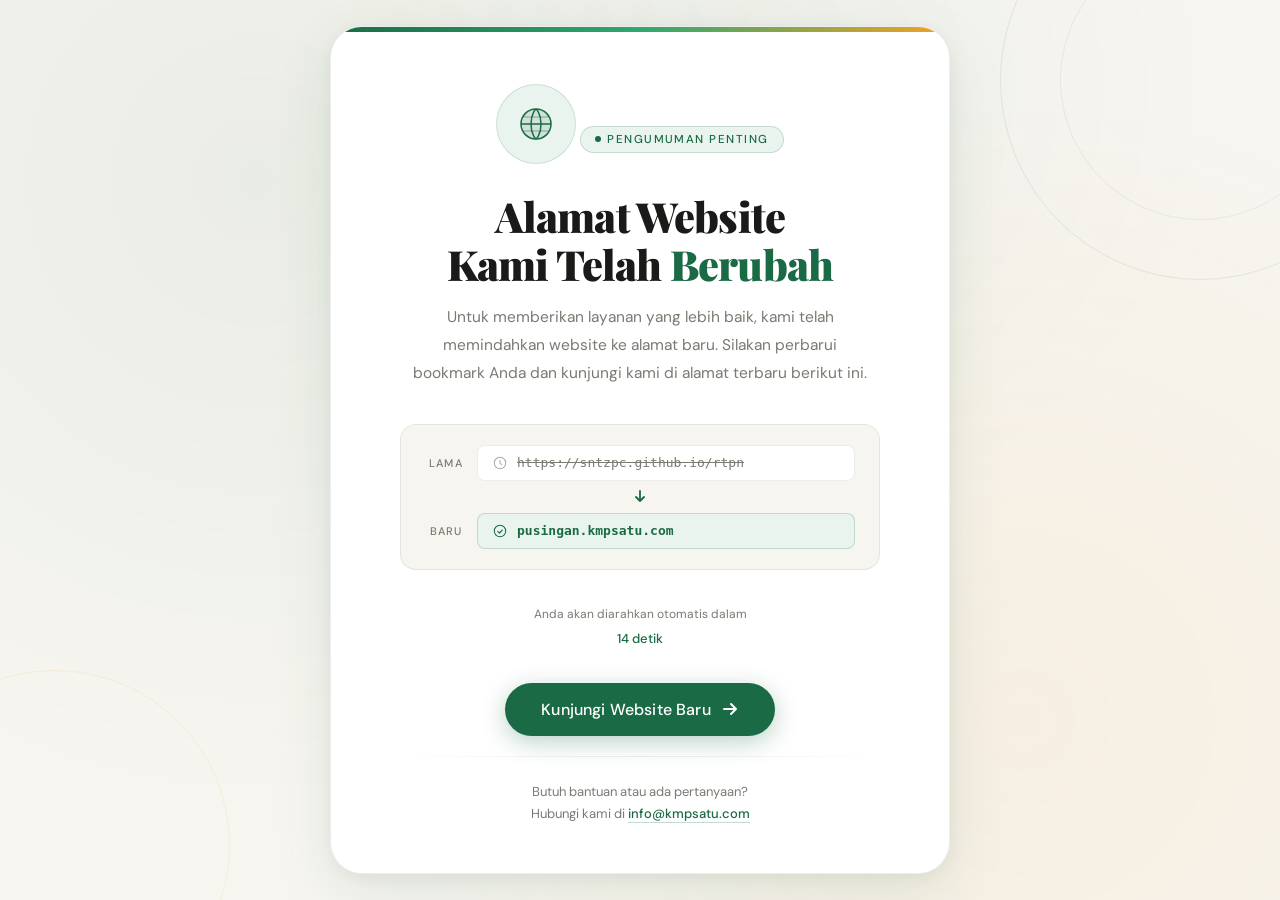
<file: index.html>
<!DOCTYPE html>
<html lang="id">
<head>
  <meta charset="UTF-8" />
  <meta name="viewport" content="width=device-width, initial-scale=1.0" />
  <title>Alamat Website Kami Telah Berubah</title>
  <link rel="preconnect" href="https://fonts.googleapis.com" />
  <link href="https://fonts.googleapis.com/css2?family=Playfair+Display:wght@700;900&family=DM+Sans:wght@300;400;500&display=swap" rel="stylesheet" />
  <style>
    *, *::before, *::after { box-sizing: border-box; margin: 0; padding: 0; }

    :root {
      --bg: #f7f5f0;
      --card: #ffffff;
      --border: rgba(0,0,0,0.07);
      --accent: #1a6b45;
      --accent-light: #eaf4ee;
      --accent-mid: rgba(26,107,69,0.12);
      --accent2: #f4a024;
      --text: #1a1a18;
      --muted: #7a7a72;
      --shadow: 0 20px 60px rgba(26,107,69,0.1), 0 4px 20px rgba(0,0,0,0.06);
    }

    body {
      background: var(--bg);
      color: var(--text);
      font-family: 'DM Sans', sans-serif;
      min-height: 100vh;
      display: flex;
      align-items: center;
      justify-content: center;
      position: relative;
      overflow: hidden;
    }

    /* Subtle background pattern */
    body::before {
      content: '';
      position: fixed; inset: 0; z-index: 0;
      background-image:
        radial-gradient(circle at 20% 20%, rgba(26,107,69,0.06) 0%, transparent 50%),
        radial-gradient(circle at 80% 80%, rgba(244,160,36,0.07) 0%, transparent 50%),
        radial-gradient(circle at 60% 10%, rgba(26,107,69,0.04) 0%, transparent 40%);
      pointer-events: none;
    }

    /* Decorative circles */
    .deco {
      position: fixed; border-radius: 50%; pointer-events: none; z-index: 0;
      animation: floatDeco 12s ease-in-out infinite alternate;
    }
    .deco-1 {
      width: 400px; height: 400px;
      border: 1px solid rgba(26,107,69,0.1);
      top: -120px; right: -120px;
      animation-delay: 0s;
    }
    .deco-2 {
      width: 280px; height: 280px;
      border: 1px solid rgba(26,107,69,0.08);
      top: -60px; right: -60px;
      animation-delay: -3s;
    }
    .deco-3 {
      width: 350px; height: 350px;
      border: 1px solid rgba(244,160,36,0.1);
      bottom: -120px; left: -120px;
      animation-delay: -6s;
    }

    @keyframes floatDeco {
      from { transform: translate(0,0) rotate(0deg); }
      to   { transform: translate(15px, -20px) rotate(8deg); }
    }

    /* Card */
    .card {
      position: relative; z-index: 1;
      background: var(--card);
      border: 1px solid var(--border);
      border-radius: 32px;
      padding: 0;
      max-width: 620px;
      width: calc(100% - 40px);
      box-shadow: var(--shadow);
      overflow: hidden;
      animation: fadeUp 0.85s cubic-bezier(.22,1,.36,1) both;
    }

    @keyframes fadeUp {
      from { opacity: 0; transform: translateY(32px); }
      to   { opacity: 1; transform: translateY(0); }
    }

    /* Top accent bar */
    .top-bar {
      height: 5px;
      background: linear-gradient(90deg, var(--accent), #2fa86e, var(--accent2));
    }

    .card-inner { padding: 52px 52px 48px; text-align: center; }

    /* Icon */
    .icon-wrap {
      display: inline-flex; align-items: center; justify-content: center;
      width: 80px; height: 80px;
      background: var(--accent-light);
      border-radius: 50%;
      border: 1.5px solid rgba(26,107,69,0.15);
      margin-bottom: 28px;
    }

    /* Badge */
    .badge {
      display: inline-flex; align-items: center; gap: 6px;
      font-size: 11.5px;
      font-weight: 500;
      letter-spacing: 0.13em;
      text-transform: uppercase;
      color: var(--accent);
      background: var(--accent-light);
      border: 1px solid rgba(26,107,69,0.18);
      border-radius: 100px;
      padding: 5px 14px;
      margin-bottom: 22px;
    }
    .badge-dot {
      width: 6px; height: 6px; border-radius: 50%;
      background: var(--accent);
      animation: pulse 1.8s ease-in-out infinite;
    }
    @keyframes pulse {
      0%,100% { opacity: 1; transform: scale(1); }
      50%      { opacity: 0.4; transform: scale(0.65); }
    }

    /* Heading */
    h1 {
      font-family: 'Playfair Display', serif;
      font-weight: 900;
      font-size: clamp(1.75rem, 4.5vw, 2.6rem);
      line-height: 1.15;
      letter-spacing: -0.02em;
      color: var(--text);
      margin-bottom: 16px;
    }
    h1 span { color: var(--accent); }

    p.desc {
      font-size: 15.5px;
      line-height: 1.8;
      color: var(--muted);
      max-width: 460px;
      margin: 0 auto 36px;
    }

    /* URL change visual */
    .url-box {
      background: var(--bg);
      border: 1px solid var(--border);
      border-radius: 16px;
      padding: 20px 24px;
      margin: 0 auto 36px;
      max-width: 480px;
    }

    .url-row {
      display: flex; align-items: center; gap: 10px;
      font-size: 13.5px;
    }
    .url-row + .url-row { margin-top: 12px; }

    .url-label {
      font-size: 11px;
      font-weight: 500;
      letter-spacing: 0.1em;
      text-transform: uppercase;
      min-width: 42px;
      color: var(--muted);
    }

    .url-chip {
      display: flex; align-items: center; gap: 7px;
      background: #fff;
      border: 1px solid var(--border);
      border-radius: 8px;
      padding: 7px 12px;
      font-family: monospace;
      font-size: 13px;
      flex: 1;
      overflow: hidden;
      text-overflow: ellipsis;
      white-space: nowrap;
    }
    .url-chip.old { color: var(--muted); text-decoration: line-through; }
    .url-chip.new { color: var(--accent); font-weight: 600; border-color: rgba(26,107,69,0.2); background: var(--accent-light); }

    .url-icon {
      flex-shrink: 0;
      display: flex; align-items: center; justify-content: center;
      width: 20px; height: 20px;
    }

    .arrow-down {
      display: flex; justify-content: center;
      margin: 6px 0;
    }
    .arrow-down svg { animation: bounceDown 1.8s ease-in-out infinite; }
    @keyframes bounceDown {
      0%,100% { transform: translateY(0); }
      50%      { transform: translateY(5px); }
    }

    /* Main CTA button */
    .btn-main {
      display: inline-flex; align-items: center; gap: 10px;
      background: var(--accent);
      color: #fff;
      font-family: 'DM Sans', sans-serif;
      font-size: 16px;
      font-weight: 500;
      text-decoration: none;
      padding: 16px 36px;
      border-radius: 100px;
      border: none;
      cursor: pointer;
      margin-bottom: 20px;
      transition: transform 0.2s, box-shadow 0.2s, background 0.2s;
      box-shadow: 0 6px 24px rgba(26,107,69,0.3);
      letter-spacing: 0.01em;
    }
    .btn-main:hover {
      transform: translateY(-2px);
      background: #155736;
      box-shadow: 0 10px 32px rgba(26,107,69,0.38);
    }
    .btn-main:active { transform: scale(0.97); }

    .btn-main svg { transition: transform 0.25s; }
    .btn-main:hover svg { transform: translateX(4px); }

    /* Countdown */
    .countdown-wrap {
      margin-bottom: 36px;
    }
    .countdown-label {
      font-size: 12px;
      color: var(--muted);
      margin-bottom: 8px;
    }
    .countdown-timer {
      font-size: 13px;
      color: var(--accent);
      font-weight: 500;
    }

    /* Divider */
    hr {
      border: none;
      height: 1px;
      background: linear-gradient(90deg, transparent, var(--border), transparent);
      margin: 0 0 24px;
    }

    /* Footer note */
    .footer-note {
      font-size: 13px;
      color: var(--muted);
      line-height: 1.7;
    }
    .footer-note a {
      color: var(--accent);
      text-decoration: none;
      font-weight: 500;
      border-bottom: 1px solid rgba(26,107,69,0.25);
    }
    .footer-note a:hover { color: #155736; }

    @media (max-width: 480px) {
      .card-inner { padding: 36px 24px 32px; }
      h1 { font-size: 1.65rem; }
      .url-chip { font-size: 11px; }
      .btn-main { font-size: 15px; padding: 14px 28px; width: 100%; justify-content: center; }
    }
  </style>
</head>
<body>

  <div class="deco deco-1"></div>
  <div class="deco deco-2"></div>
  <div class="deco deco-3"></div>

  <div class="card">
    <div class="top-bar"></div>
    <div class="card-inner">

      <!-- Icon -->
      <div class="icon-wrap">
        <svg width="36" height="36" viewBox="0 0 36 36" fill="none" xmlns="http://www.w3.org/2000/svg">
          <path d="M18 3C9.716 3 3 9.716 3 18s6.716 15 15 15 15-6.716 15-15S26.284 3 18 3z" fill="rgba(26,107,69,0.12)" stroke="#1a6b45" stroke-width="1.5"/>
          <path d="M18 3c0 0-5 4-5 15s5 15 5 15M18 3c0 0 5 4 5 15s-5 15-5 15" stroke="#1a6b45" stroke-width="1.5" fill="none"/>
          <path d="M3.5 18h29" stroke="#1a6b45" stroke-width="1.5" stroke-linecap="round"/>
          <path d="M6 11h24M6 25h24" stroke="#1a6b45" stroke-width="1.2" stroke-linecap="round" opacity="0.5"/>
        </svg>
      </div>

      <!-- Badge -->
      <div class="badge"><span class="badge-dot"></span>Pengumuman Penting</div>

      <!-- Heading -->
      <h1>Alamat Website<br/>Kami Telah <span>Berubah</span></h1>

      <!-- Description -->
      <p class="desc">
        Untuk memberikan layanan yang lebih baik, kami telah memindahkan website ke alamat baru.
        Silakan perbarui bookmark Anda dan kunjungi kami di alamat terbaru berikut ini.
      </p>

      <!-- URL Change Visual -->
      <div class="url-box">
        <div class="url-row">
          <span class="url-label">Lama</span>
          <div class="url-chip old">
            <span class="url-icon">
              <svg width="14" height="14" viewBox="0 0 16 16" fill="none"><circle cx="8" cy="8" r="6.5" stroke="#aaa" stroke-width="1.2"/><path d="M8 5v3l2 2" stroke="#aaa" stroke-width="1.2" stroke-linecap="round"/></svg>
            </span>
            https://sntzpc.github.io/rtpn
          </div>
        </div>

        <div class="arrow-down">
          <svg width="20" height="20" viewBox="0 0 20 20" fill="none">
            <path d="M10 4v10M6 10l4 4 4-4" stroke="#1a6b45" stroke-width="1.8" stroke-linecap="round" stroke-linejoin="round"/>
          </svg>
        </div>

        <div class="url-row">
          <span class="url-label">Baru</span>
          <div class="url-chip new">
            <span class="url-icon">
              <svg width="14" height="14" viewBox="0 0 16 16" fill="none"><circle cx="8" cy="8" r="6.5" stroke="#1a6b45" stroke-width="1.2"/><path d="M5.5 8.5l2 2 3-3.5" stroke="#1a6b45" stroke-width="1.4" stroke-linecap="round" stroke-linejoin="round"/></svg>
            </span>
            pusingan.kmpsatu.com
          </div>
        </div>
      </div>

      <!-- Countdown -->
      <div class="countdown-wrap">
        <p class="countdown-label">Anda akan diarahkan otomatis dalam</p>
        <p class="countdown-timer" id="countdown">15 detik</p>
      </div>

      <!-- CTA Button -->
      <a class="btn-main" href="https://presensi.kmpsatu.com" id="cta-btn">
        Kunjungi Website Baru
        <svg width="18" height="18" viewBox="0 0 18 18" fill="none">
          <path d="M3 9h12M10 4l5 5-5 5" stroke="#fff" stroke-width="2" stroke-linecap="round" stroke-linejoin="round"/>
        </svg>
      </a>

      <hr />

      <!-- Footer -->
      <p class="footer-note">
        Butuh bantuan atau ada pertanyaan?<br/>
        Hubungi kami di <a href="mailto:info@kmpsatu.com">info@kmpsatu.com</a>
      </p>

    </div>
  </div>

  <script>
    // Auto redirect countdown
    var seconds = 15;
    var el = document.getElementById('countdown');
    var btn = document.getElementById('cta-btn');
    var newUrl = 'https://presensi.kmpsatu.com';

    var timer = setInterval(function () {
      seconds--;
      if (seconds > 0) {
        el.textContent = seconds + ' detik';
      } else {
        clearInterval(timer);
        el.textContent = 'Mengalihkan...';
        window.location.href = newUrl;
      }
    }, 1000);

    // If user clicks button, clear timer
    btn.addEventListener('click', function () {
      clearInterval(timer);
    });
  </script>

</body>
</html>
</file>
